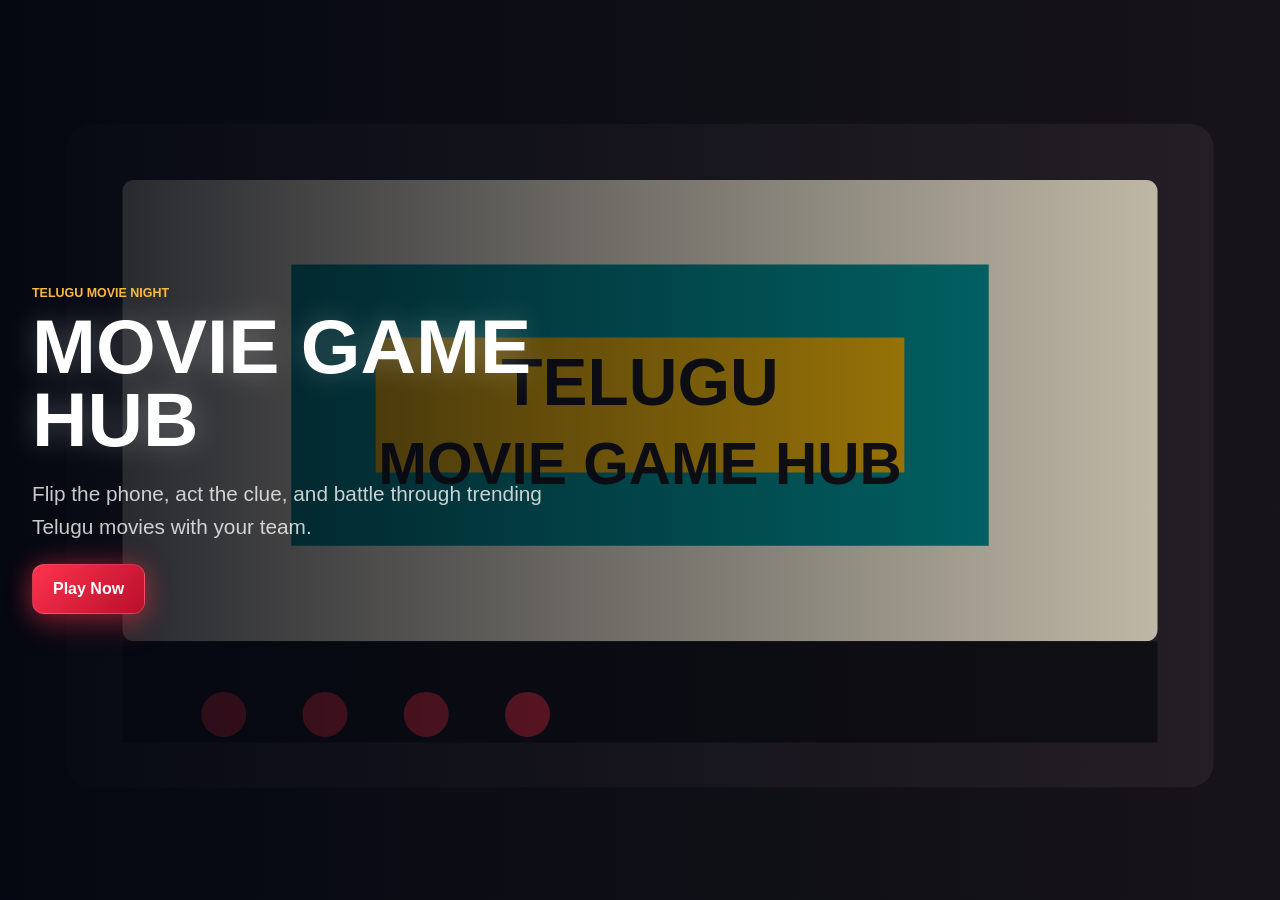
<file: index.html>
<!DOCTYPE html>
<html lang="en">
<head>
  <meta charset="UTF-8">
  <meta name="viewport" content="width=device-width, initial-scale=1.0">
  <title>Movie Game Hub</title>
  <link rel="stylesheet" href="css/global.css">
</head>
<body>
  <main class="home-shell">
    <section class="hero">
      <div class="hero-content">
        <p class="eyebrow">Telugu Movie Night</p>
        <h1>Movie Game Hub</h1>
        <p>Flip the phone, act the clue, and battle through trending Telugu movies with your team.</p>
        <a class="button primary" href="dashboard.html">Play Now</a>
      </div>
    </section>
  </main>
</body>
</html>
</file>
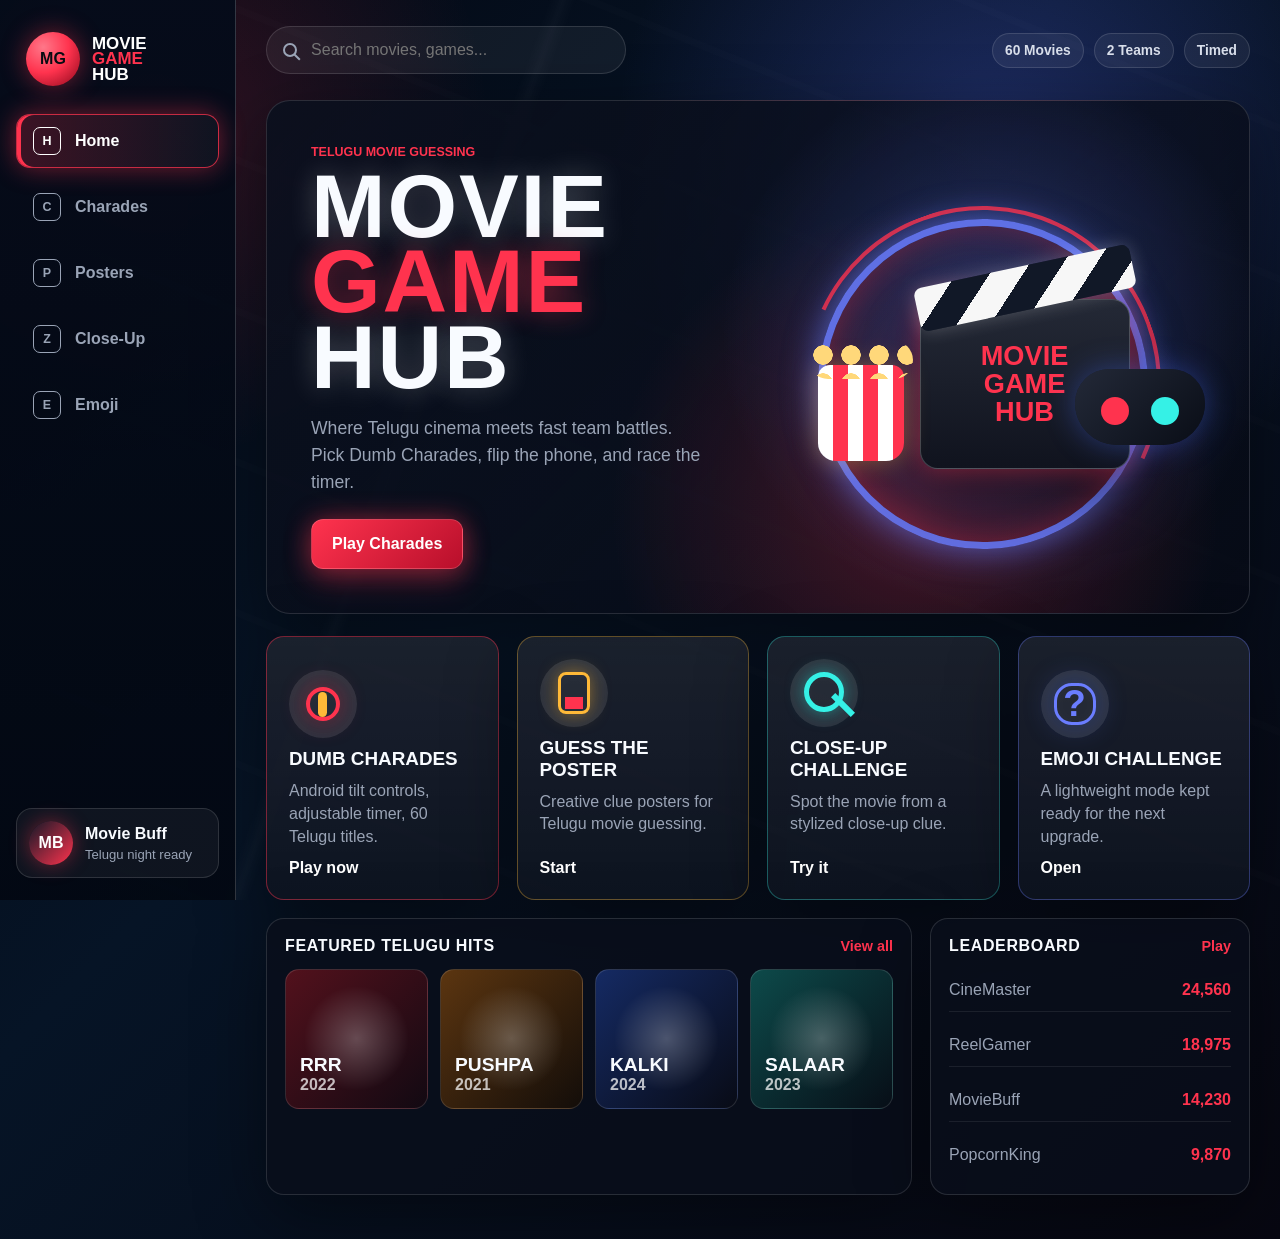
<file: dashboard.html>
<!DOCTYPE html>
<html lang="en">
<head>
  <meta charset="UTF-8">
  <meta name="viewport" content="width=device-width, initial-scale=1.0">
  <title>Dashboard | Movie Game Hub</title>
  <link rel="stylesheet" href="css/global.css">
  <link rel="stylesheet" href="css/dashboard.css">
</head>
<body class="hub-body">
  <main class="hub-shell">
    <aside class="hub-sidebar">
      <a class="hub-logo" href="index.html" aria-label="Movie Game Hub home">
        <span class="logo-mark">MG</span>
        <span>Movie<br><strong>Game</strong><br>Hub</span>
      </a>

      <nav class="side-nav" aria-label="Main navigation">
        <a class="is-active" href="dashboard.html"><span>H</span> Home</a>
        <a href="setup.html?game=charades"><span>C</span> Charades</a>
        <a href="setup.html?game=poster"><span>P</span> Posters</a>
        <a href="setup.html?game=closeup"><span>Z</span> Close-Up</a>
        <a href="setup.html?game=emoji"><span>E</span> Emoji</a>
      </nav>

      <div class="player-card">
        <div class="avatar">MB</div>
        <div>
          <strong>Movie Buff</strong>
          <span>Telugu night ready</span>
        </div>
      </div>
    </aside>

    <section class="hub-main">
      <header class="hub-topbar">
        <label class="search-box">
          <span aria-hidden="true"></span>
          <input type="search" placeholder="Search movies, games..." aria-label="Search movies and games">
        </label>
        <div class="top-actions" aria-label="Profile stats">
          <span>60 Movies</span>
          <span>2 Teams</span>
          <span>Timed</span>
        </div>
      </header>

      <section class="cinema-hero">
        <div class="hero-copy">
          <p class="eyebrow">Telugu Movie Guessing</p>
          <h1><span>Movie</span><strong>Game</strong><span>Hub</span></h1>
          <p>Where Telugu cinema meets fast team battles. Pick Dumb Charades, flip the phone, and race the timer.</p>
          <a class="button primary" href="setup.html?game=charades">Play Charades</a>
        </div>
        <div class="hero-stage" aria-hidden="true">
          <div class="neon-ring"></div>
          <div class="clapper">
            <span></span>
            <strong>Movie<br>Game<br>Hub</strong>
          </div>
          <div class="popcorn"></div>
          <div class="controller"></div>
        </div>
      </section>

      <section class="game-grid" aria-label="Available games">
        <a class="game-card charades-card" href="setup.html?game=charades">
          <span class="game-icon icon-charades"></span>
          <h2>Dumb Charades</h2>
          <p>Android tilt controls, adjustable timer, 60 Telugu titles.</p>
          <em>Play now</em>
        </a>
        <a class="game-card poster-card" href="setup.html?game=poster">
          <span class="game-icon icon-poster"></span>
          <h2>Guess the Poster</h2>
          <p>Creative clue posters for Telugu movie guessing.</p>
          <em>Start</em>
        </a>
        <a class="game-card closeup-card" href="setup.html?game=closeup">
          <span class="game-icon icon-closeup"></span>
          <h2>Close-Up Challenge</h2>
          <p>Spot the movie from a stylized close-up clue.</p>
          <em>Try it</em>
        </a>
        <a class="game-card emoji-card" href="setup.html?game=emoji">
          <span class="game-icon icon-emoji"></span>
          <h2>Emoji Challenge</h2>
          <p>A lightweight mode kept ready for the next upgrade.</p>
          <em>Open</em>
        </a>
      </section>

      <section class="hub-lower">
        <article class="featured-panel">
          <div class="panel-heading">
            <h2>Featured Telugu Hits</h2>
            <a href="setup.html?game=charades">View all</a>
          </div>
          <div class="featured-strip">
            <div class="poster-tile tile-red"><strong>RRR</strong><span>2022</span></div>
            <div class="poster-tile tile-gold"><strong>Pushpa</strong><span>2021</span></div>
            <div class="poster-tile tile-blue"><strong>Kalki</strong><span>2024</span></div>
            <div class="poster-tile tile-teal"><strong>Salaar</strong><span>2023</span></div>
          </div>
        </article>

        <article class="leaderboard-panel">
          <div class="panel-heading">
            <h2>Leaderboard</h2>
            <a href="setup.html?game=charades">Play</a>
          </div>
          <ol>
            <li><span>CineMaster</span><strong>24,560</strong></li>
            <li><span>ReelGamer</span><strong>18,975</strong></li>
            <li><span>MovieBuff</span><strong>14,230</strong></li>
            <li><span>PopcornKing</span><strong>9,870</strong></li>
          </ol>
        </article>
      </section>
    </section>
  </main>
</body>
</html>
</file>
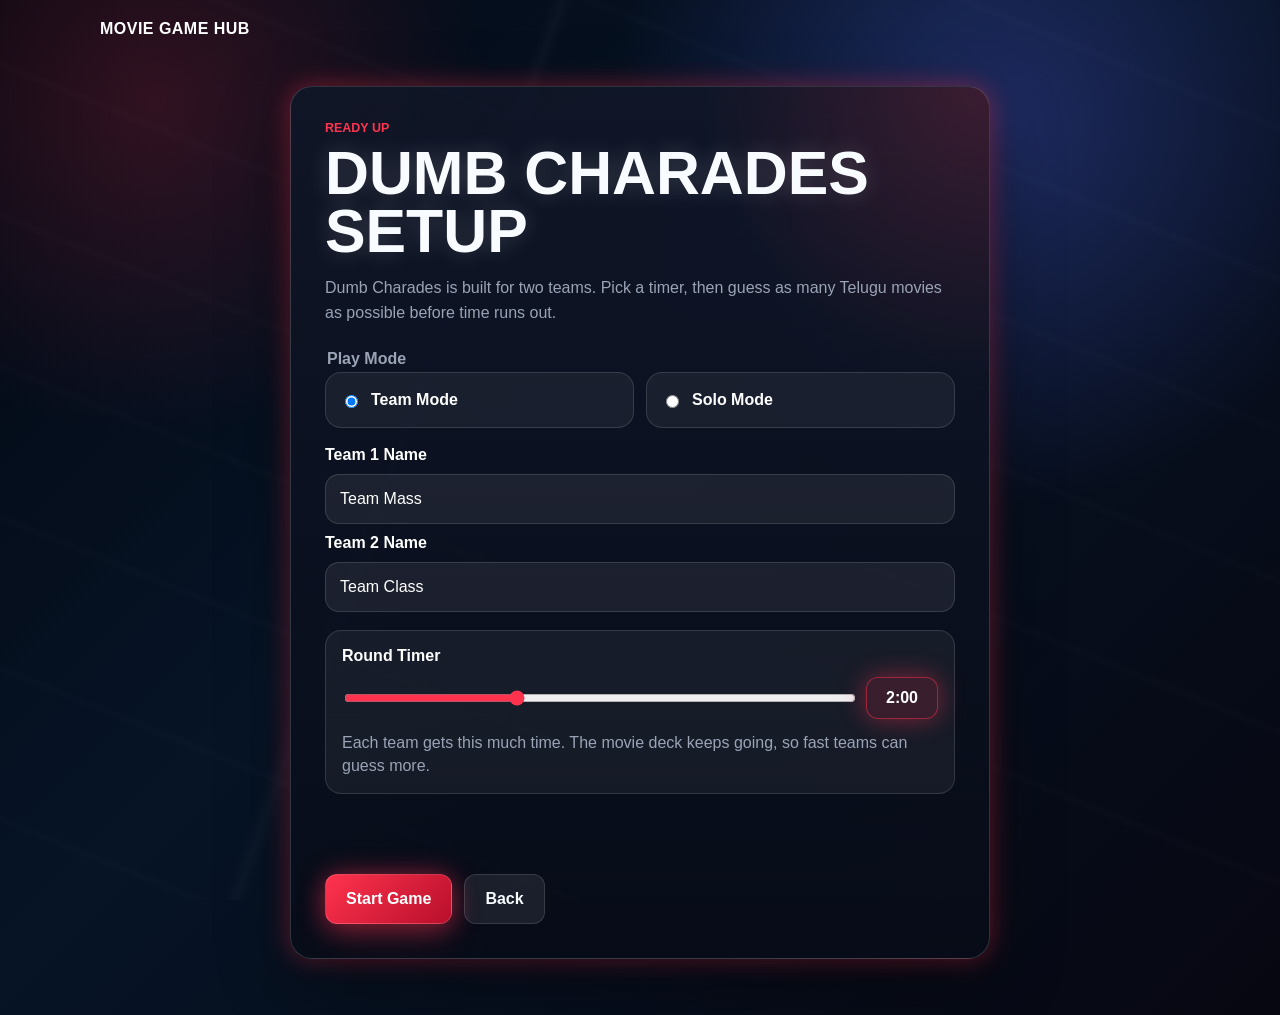
<file: setup.html>
<!DOCTYPE html>
<html lang="en">
<head>
  <meta charset="UTF-8">
  <meta name="viewport" content="width=device-width, initial-scale=1.0">
  <title>Game Setup | Movie Game Hub</title>
  <link rel="stylesheet" href="css/global.css">
  <link rel="stylesheet" href="css/setup.css">
</head>
<body>
  <header class="app-header">
    <a class="brand" href="dashboard.html">Movie Game Hub</a>
  </header>

  <main class="page setup-page">
    <section class="setup-panel">
      <p class="eyebrow">Ready Up</p>
      <h1 data-setup-title>Game Setup</h1>

      <p class="setup-note" data-setup-note></p>

      <form data-setup-form novalidate>
        <input type="hidden" id="gameKey" name="game">

        <fieldset data-mode-fieldset>
          <legend>Play Mode</legend>
          <label class="mode-option">
            <input type="radio" name="mode" value="team" checked>
            <span>Team Mode</span>
          </label>
          <label class="mode-option">
            <input type="radio" name="mode" value="solo">
            <span>Solo Mode</span>
          </label>
        </fieldset>

        <div class="team-fields" data-team-fields>
          <label for="teamOne">Team 1 Name</label>
          <input id="teamOne" type="text" value="Team Mass" maxlength="24">

          <label for="teamTwo">Team 2 Name</label>
          <input id="teamTwo" type="text" value="Team Class" maxlength="24">
        </div>

        <div class="timer-fields" data-timer-fields hidden>
          <label for="roundSeconds">Round Timer</label>
          <div class="timer-control">
            <input id="roundSeconds" type="range" min="30" max="300" step="15" value="120">
            <strong data-timer-preview>2:00</strong>
          </div>
          <p>Each team gets this much time. The movie deck keeps going, so fast teams can guess more.</p>
        </div>

        <p class="form-error" data-form-error role="alert"></p>
        <div class="action-row">
          <button class="button primary" type="submit">Start Game</button>
          <a class="button secondary" href="dashboard.html">Back</a>
        </div>
      </form>
    </section>
  </main>

  <script src="js/movies.js"></script>
  <script src="js/shuffle.js"></script>
  <script src="js/gameEngine.js"></script>
  <script src="js/setup.js"></script>
</body>
</html>
</file>
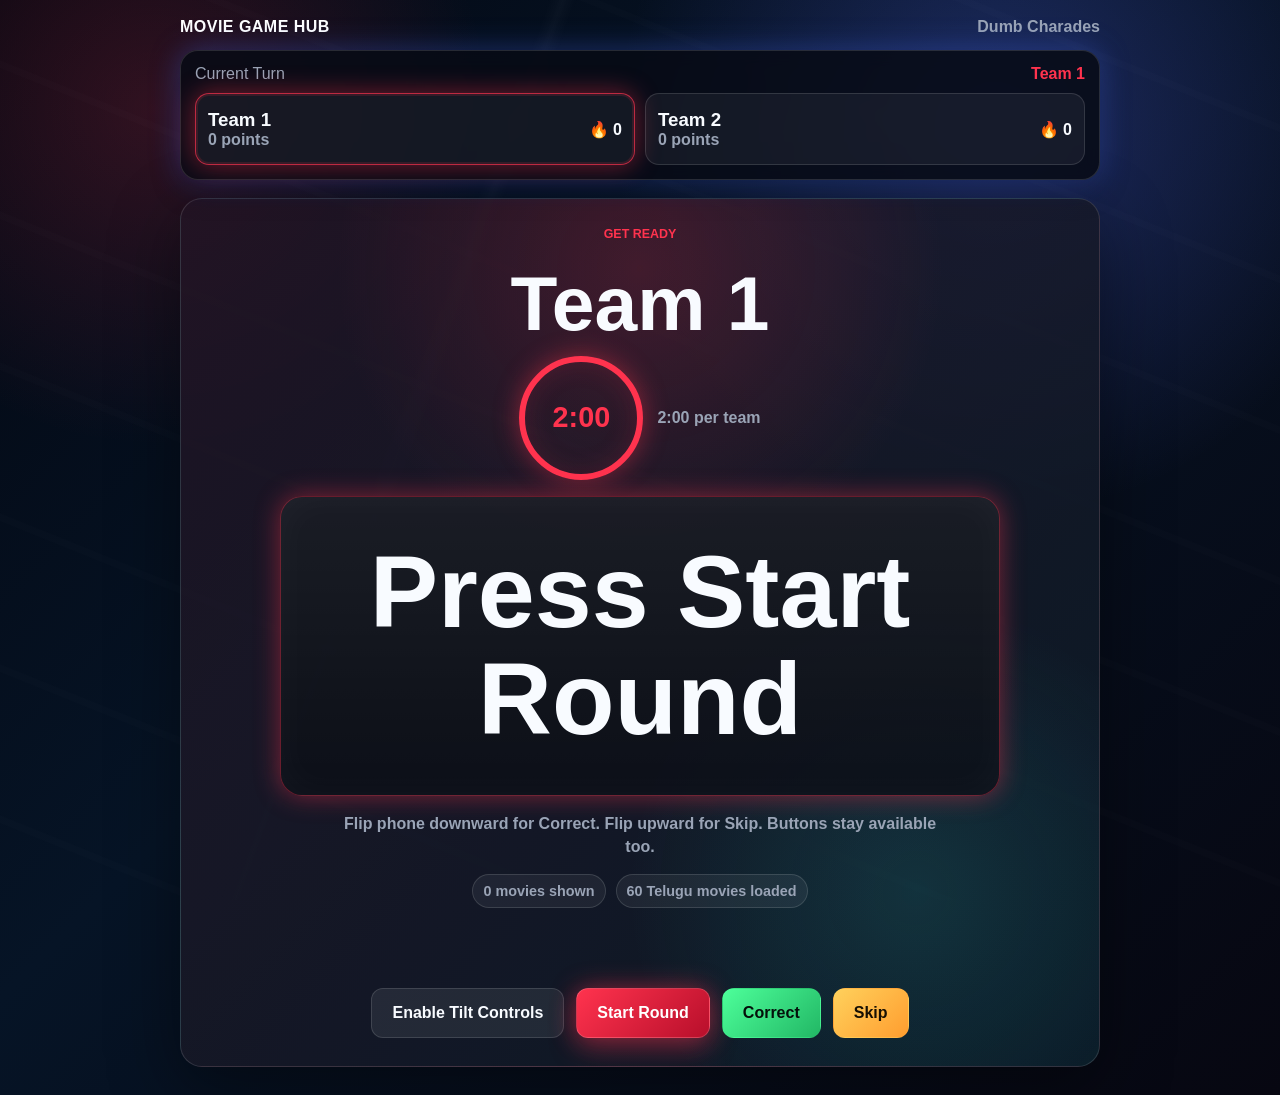
<file: games/charades.html>
<!DOCTYPE html>
<html lang="en">
<head>
  <meta charset="UTF-8">
  <meta name="viewport" content="width=device-width, initial-scale=1.0">
  <title>Dumb Charades | Movie Game Hub</title>
  <link rel="stylesheet" href="../css/global.css">
  <link rel="stylesheet" href="../css/games.css">
</head>
<body>
  <main class="game-page charades-page" data-game-root>
    <section class="game-topbar">
      <a class="brand" href="../dashboard.html">Movie Game Hub</a>
      <span>Dumb Charades</span>
    </section>

    <aside class="scoreboard" data-scoreboard></aside>

    <section class="play-area charades-area">
      <p class="eyebrow" data-ready-label>Get Ready</p>
      <h1 data-charades-team>Team</h1>
      <div class="charades-meta">
        <div class="timer" data-timer>2:00</div>
        <p class="progress" data-progress>Ready</p>
      </div>
      <div class="movie-title" data-movie-title>Press Start Round</div>
      <p class="gesture-hint" data-gesture-hint>Flip phone downward for Correct. Flip upward for Skip. Buttons stay available too.</p>
      <div class="round-stats">
        <span data-round-count>0 movies shown</span>
        <span data-deck-count>60 Telugu movies loaded</span>
      </div>
      <div class="feedback" data-feedback></div>
      <div class="action-row">
        <button class="button secondary" data-enable-motion hidden>Enable Tilt Controls</button>
        <button class="button primary" data-start-round>Start Round</button>
        <button class="button success" data-correct hidden>Correct</button>
        <button class="button warning" data-skip hidden>Skip</button>
      </div>
    </section>
    <div class="answer-burst" data-answer-burst aria-hidden="true"></div>
  </main>

  <script src="../js/movies.js"></script>
  <script src="../js/shuffle.js"></script>
  <script src="../js/gameEngine.js"></script>
  <script src="../js/scoreboard.js"></script>
  <script src="../js/charades.js"></script>
</body>
</html>
</file>
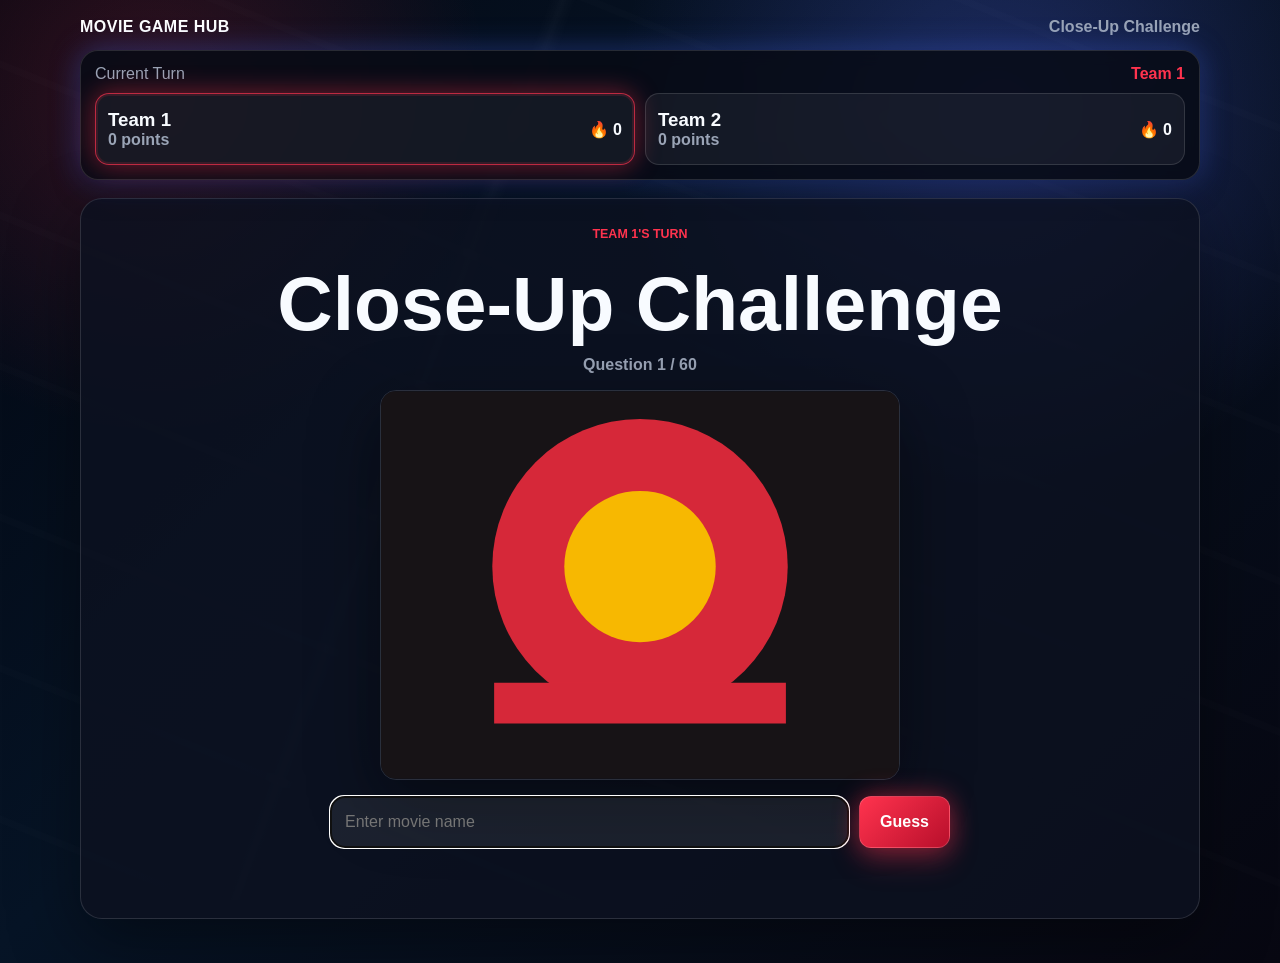
<file: games/closeup.html>
<!DOCTYPE html>
<html lang="en">
<head>
  <meta charset="UTF-8">
  <meta name="viewport" content="width=device-width, initial-scale=1.0">
  <title>Close-Up Challenge | Movie Game Hub</title>
  <link rel="stylesheet" href="../css/global.css">
  <link rel="stylesheet" href="../css/games.css">
</head>
<body>
  <main class="game-page" data-game-root>
    <section class="game-topbar">
      <a class="brand" href="../dashboard.html">Movie Game Hub</a>
      <span>Close-Up Challenge</span>
    </section>
    <aside class="scoreboard" data-scoreboard></aside>
    <section class="play-area">
      <p class="eyebrow" data-current-team>Current Turn</p>
      <h1>Close-Up Challenge</h1>
      <p class="progress" data-progress></p>
      <img class="poster-art closeup-art" data-question-image alt="Movie close-up clue">
      <form class="guess-form" data-guess-form>
        <input data-answer-input type="text" placeholder="Enter movie name" autocomplete="off">
        <button class="button primary" type="submit">Guess</button>
      </form>
      <div class="feedback" data-feedback></div>
    </section>
  </main>
  <script src="../js/movies.js"></script>
  <script src="../js/shuffle.js"></script>
  <script src="../js/gameEngine.js"></script>
  <script src="../js/scoreboard.js"></script>
  <script src="../js/quizGame.js"></script>
  <script src="../js/closeup.js"></script>
</body>
</html>
</file>
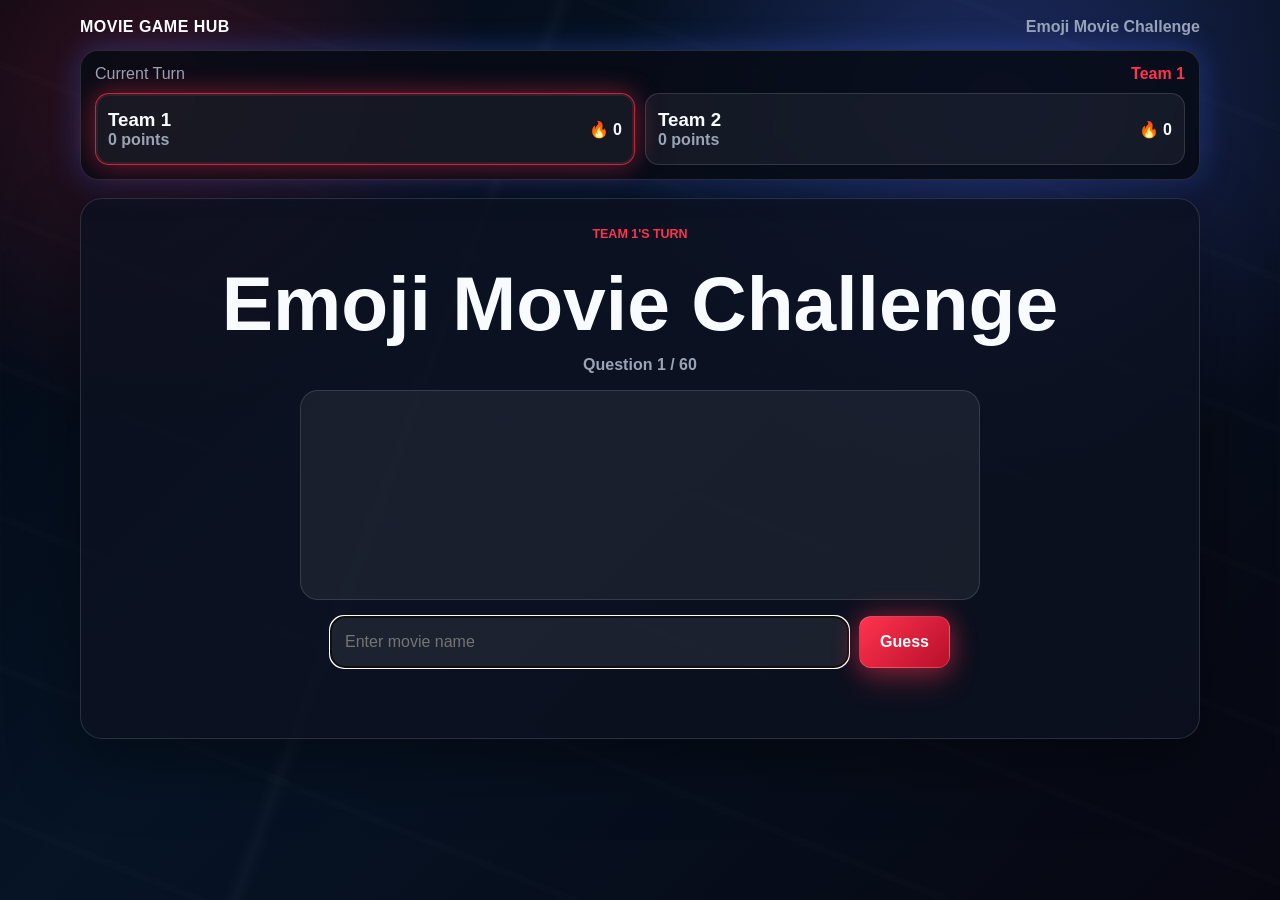
<file: games/emoji.html>
<!DOCTYPE html>
<html lang="en">
<head>
  <meta charset="UTF-8">
  <meta name="viewport" content="width=device-width, initial-scale=1.0">
  <title>Emoji Movie Challenge | Movie Game Hub</title>
  <link rel="stylesheet" href="../css/global.css">
  <link rel="stylesheet" href="../css/games.css">
</head>
<body>
  <main class="game-page" data-game-root>
    <section class="game-topbar">
      <a class="brand" href="../dashboard.html">Movie Game Hub</a>
      <span>Emoji Movie Challenge</span>
    </section>
    <aside class="scoreboard" data-scoreboard></aside>
    <section class="play-area">
      <p class="eyebrow" data-current-team>Current Turn</p>
      <h1>Emoji Movie Challenge</h1>
      <p class="progress" data-progress></p>
      <div class="emoji-clue" data-emoji-clue aria-label="Emoji movie clue"></div>
      <form class="guess-form" data-guess-form>
        <input data-answer-input type="text" placeholder="Enter movie name" autocomplete="off">
        <button class="button primary" type="submit">Guess</button>
      </form>
      <div class="feedback" data-feedback></div>
    </section>
  </main>
  <script src="../js/movies.js"></script>
  <script src="../js/shuffle.js"></script>
  <script src="../js/gameEngine.js"></script>
  <script src="../js/scoreboard.js"></script>
  <script src="../js/quizGame.js"></script>
  <script src="../js/emoji.js"></script>
</body>
</html>
</file>
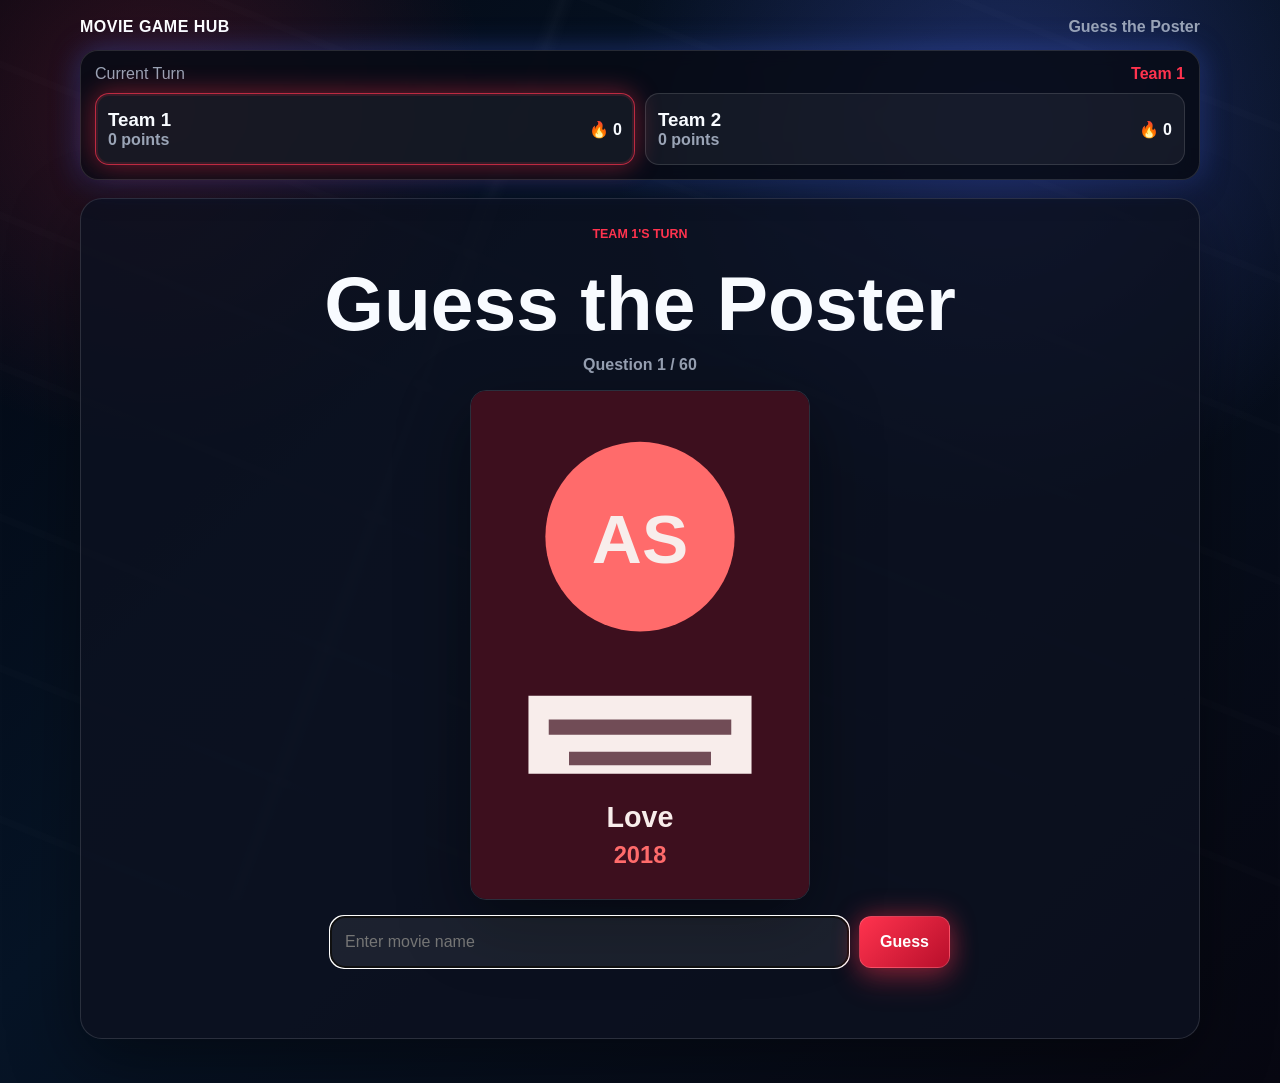
<file: games/poster.html>
<!DOCTYPE html>
<html lang="en">
<head>
  <meta charset="UTF-8">
  <meta name="viewport" content="width=device-width, initial-scale=1.0">
  <title>Guess the Poster | Movie Game Hub</title>
  <link rel="stylesheet" href="../css/global.css">
  <link rel="stylesheet" href="../css/games.css">
</head>
<body>
  <main class="game-page" data-game-root>
    <section class="game-topbar">
      <a class="brand" href="../dashboard.html">Movie Game Hub</a>
      <span>Guess the Poster</span>
    </section>
    <aside class="scoreboard" data-scoreboard></aside>
    <section class="play-area">
      <p class="eyebrow" data-current-team>Current Turn</p>
      <h1>Guess the Poster</h1>
      <p class="progress" data-progress></p>
      <img class="poster-art" data-question-image alt="Movie poster clue">
      <form class="guess-form" data-guess-form>
        <input data-answer-input type="text" placeholder="Enter movie name" autocomplete="off">
        <button class="button primary" type="submit">Guess</button>
      </form>
      <div class="feedback" data-feedback></div>
    </section>
  </main>
  <script src="../js/movies.js"></script>
  <script src="../js/shuffle.js"></script>
  <script src="../js/gameEngine.js"></script>
  <script src="../js/scoreboard.js"></script>
  <script src="../js/quizGame.js"></script>
  <script src="../js/poster.js"></script>
</body>
</html>
</file>
<file: css/global.css>
:root {
  --ink: #f8fbff;
  --muted: #9aa4b6;
  --paper: #050913;
  --panel: rgba(13, 18, 32, 0.82);
  --panel-strong: rgba(18, 24, 42, 0.94);
  --line: rgba(255, 255, 255, 0.13);
  --accent: #ff334e;
  --accent-dark: #c71935;
  --gold: #ffb938;
  --teal: #35f1e6;
  --green: #33d17a;
  --blue: #6a7dff;
  --shadow: 0 22px 70px rgba(0, 0, 0, 0.42);
  --glow-red: 0 0 26px rgba(255, 51, 78, 0.45);
  --glow-blue: 0 0 30px rgba(73, 112, 255, 0.38);
}

* {
  box-sizing: border-box;
}

body {
  margin: 0;
  min-height: 100vh;
  color: var(--ink);
  font-family: Arial, Helvetica, sans-serif;
  background:
    radial-gradient(circle at 78% 12%, rgba(91, 105, 255, 0.28), transparent 24rem),
    radial-gradient(circle at 12% 10%, rgba(255, 51, 78, 0.18), transparent 21rem),
    linear-gradient(135deg, #030711 0%, #061426 42%, #070711 100%);
}

body::before {
  content: "";
  position: fixed;
  inset: 0;
  z-index: -1;
  background:
    linear-gradient(110deg, transparent 0 34%, rgba(255, 255, 255, 0.05) 35%, transparent 36% 100%),
    repeating-linear-gradient(22deg, transparent 0 70px, rgba(255, 255, 255, 0.025) 72px 78px, transparent 80px 140px);
  opacity: 0.55;
  pointer-events: none;
}

a {
  color: inherit;
  text-decoration: none;
}

img {
  display: block;
  max-width: 100%;
}

button,
input {
  font: inherit;
}

.app-header {
  display: flex;
  align-items: center;
  justify-content: space-between;
  max-width: 1120px;
  margin: 0 auto;
  padding: 20px;
}

.brand {
  color: #fff;
  font-weight: 900;
  letter-spacing: 0.03em;
  text-transform: uppercase;
}

.page {
  width: min(1120px, calc(100% - 32px));
  margin: 0 auto;
  padding: 28px 0 56px;
}

.page-heading {
  margin-bottom: 24px;
}

.eyebrow {
  margin: 0 0 10px;
  color: var(--accent);
  font-size: 0.78rem;
  font-weight: 900;
  text-transform: uppercase;
}

h1,
h2,
h3,
p {
  overflow-wrap: anywhere;
}

h1 {
  margin: 0;
  font-size: clamp(2.25rem, 6vw, 5rem);
  line-height: 0.95;
}

.page-heading h1,
.setup-panel h1,
.result-screen h1 {
  font-size: clamp(2rem, 5vw, 3.8rem);
}

.button {
  display: inline-flex;
  align-items: center;
  justify-content: center;
  min-height: 50px;
  padding: 12px 20px;
  border: 1px solid transparent;
  border-radius: 12px;
  font-weight: 900;
  cursor: pointer;
  transition: transform 160ms ease, box-shadow 160ms ease, background 160ms ease, border-color 160ms ease;
}

.button:hover {
  transform: translateY(-1px);
}

.button.primary {
  color: #fff;
  background: linear-gradient(135deg, #ff334e, #b80f2b);
  border-color: rgba(255, 255, 255, 0.16);
  box-shadow: var(--glow-red), 0 14px 30px rgba(255, 51, 78, 0.22);
}

.button.primary:hover {
  background: linear-gradient(135deg, #ff5269, #d71939);
}

.button.secondary {
  color: var(--ink);
  background: rgba(255, 255, 255, 0.08);
  border-color: var(--line);
}

.button.success {
  color: #04100a;
  background: linear-gradient(135deg, #4dff9a, #22b765);
}

.button.warning {
  color: #160f03;
  background: linear-gradient(135deg, #ffd15c, #ff9d2f);
}

.action-row {
  display: flex;
  flex-wrap: wrap;
  gap: 12px;
  margin-top: 22px;
}

.home-shell {
  min-height: 100vh;
}

.hero {
  min-height: 100vh;
  display: flex;
  align-items: center;
  padding: 32px;
  background:
    linear-gradient(90deg, rgba(3, 7, 17, 0.92), rgba(3, 7, 17, 0.18)),
    url("../assets/images/hero-cinema.svg") center/cover no-repeat;
}

.hero-content {
  width: min(680px, 100%);
  color: #fff;
}

.hero-content h1 {
  text-transform: uppercase;
  text-shadow: 0 0 28px rgba(255, 255, 255, 0.25);
}

.hero-content p:not(.eyebrow) {
  max-width: 560px;
  color: rgba(255, 255, 255, 0.78);
  font-size: clamp(1rem, 2.5vw, 1.3rem);
  line-height: 1.6;
}

.hero .eyebrow {
  color: var(--gold);
}

@media (max-width: 640px) {
  .page {
    width: min(100% - 24px, 1120px);
    padding-top: 14px;
  }

  .app-header {
    padding: 16px 12px;
  }

  .hero {
    align-items: flex-end;
    padding: 24px;
  }

  .button {
    width: 100%;
  }
}
</file>
<file: css/dashboard.css>
.hub-body {
  overflow-x: hidden;
}

.hub-shell {
  display: grid;
  grid-template-columns: 236px minmax(0, 1fr);
  min-height: 100vh;
}

.hub-sidebar {
  position: sticky;
  top: 0;
  height: 100vh;
  display: flex;
  flex-direction: column;
  gap: 28px;
  padding: 32px 16px 22px;
  border-right: 1px solid rgba(255, 255, 255, 0.18);
  background: linear-gradient(180deg, rgba(5, 12, 26, 0.96), rgba(3, 8, 18, 0.9));
}

.hub-logo {
  display: flex;
  align-items: center;
  gap: 12px;
  padding: 0 10px;
  color: #fff;
  font-size: 1.06rem;
  font-weight: 900;
  line-height: 0.92;
  text-transform: uppercase;
}

.hub-logo strong {
  color: var(--accent);
}

.logo-mark {
  display: grid;
  place-items: center;
  width: 54px;
  aspect-ratio: 1;
  border-radius: 50%;
  color: #080b12;
  background: radial-gradient(circle at 32% 28%, #ff7789, #ff334e 48%, #8b071b);
  box-shadow: var(--glow-red);
  font-size: 1rem;
}

.side-nav {
  display: grid;
  gap: 12px;
}

.side-nav a {
  display: flex;
  align-items: center;
  gap: 14px;
  min-height: 54px;
  padding: 0 16px;
  border: 1px solid transparent;
  border-radius: 14px;
  color: var(--muted);
  font-weight: 800;
}

.side-nav a span {
  display: grid;
  place-items: center;
  width: 28px;
  aspect-ratio: 1;
  border: 1px solid currentColor;
  border-radius: 7px;
  font-size: 0.78rem;
}

.side-nav a.is-active,
.side-nav a:hover {
  color: #fff;
  border-color: rgba(255, 51, 78, 0.75);
  background: linear-gradient(90deg, rgba(255, 51, 78, 0.22), rgba(255, 255, 255, 0.04));
  box-shadow: inset 4px 0 0 var(--accent), var(--glow-red);
}

.player-card {
  margin-top: auto;
  display: flex;
  align-items: center;
  gap: 12px;
  padding: 12px;
  border: 1px solid var(--line);
  border-radius: 16px;
  background: rgba(255, 255, 255, 0.05);
}

.avatar {
  display: grid;
  place-items: center;
  width: 44px;
  aspect-ratio: 1;
  border-radius: 50%;
  color: #fff;
  background: linear-gradient(135deg, #111827, #ff334e);
  box-shadow: 0 0 20px rgba(255, 51, 78, 0.4);
  font-weight: 900;
}

.player-card strong,
.player-card span {
  display: block;
}

.player-card span {
  margin-top: 4px;
  color: var(--muted);
  font-size: 0.82rem;
}

.hub-main {
  width: min(100%, 1480px);
  padding: 26px 30px 44px;
}

.hub-topbar {
  display: flex;
  align-items: center;
  justify-content: space-between;
  gap: 18px;
  margin-bottom: 26px;
}

.search-box {
  width: min(360px, 100%);
  min-height: 48px;
  display: flex;
  align-items: center;
  gap: 12px;
  padding: 0 16px;
  border: 1px solid var(--line);
  border-radius: 999px;
  background: rgba(255, 255, 255, 0.055);
  color: var(--muted);
}

.search-box span {
  width: 15px;
  aspect-ratio: 1;
  border: 2px solid var(--muted);
  border-radius: 50%;
  position: relative;
}

.search-box span::after {
  content: "";
  position: absolute;
  width: 8px;
  height: 2px;
  right: -6px;
  bottom: -3px;
  background: var(--muted);
  transform: rotate(45deg);
}

.search-box input {
  min-width: 0;
  width: 100%;
  border: 0;
  outline: 0;
  color: #fff;
  background: transparent;
}

.top-actions {
  display: flex;
  flex-wrap: wrap;
  justify-content: flex-end;
  gap: 10px;
}

.top-actions span {
  padding: 9px 12px;
  border: 1px solid var(--line);
  border-radius: 999px;
  color: #d8deea;
  background: rgba(255, 255, 255, 0.055);
  font-size: 0.86rem;
  font-weight: 800;
}

.cinema-hero {
  min-height: 360px;
  display: grid;
  grid-template-columns: minmax(280px, 0.84fr) minmax(340px, 1fr);
  gap: 26px;
  align-items: center;
  padding: clamp(24px, 4vw, 44px);
  border: 1px solid var(--line);
  border-radius: 24px;
  background:
    radial-gradient(circle at 74% 46%, rgba(106, 125, 255, 0.28), transparent 17rem),
    radial-gradient(circle at 66% 80%, rgba(255, 51, 78, 0.24), transparent 19rem),
    linear-gradient(135deg, rgba(11, 16, 30, 0.92), rgba(7, 10, 20, 0.66));
  box-shadow: var(--shadow);
  overflow: hidden;
}

.hero-copy h1 {
  display: grid;
  gap: 0;
  margin: 0 0 20px;
  text-transform: uppercase;
  font-size: clamp(3.2rem, 7vw, 6rem);
  line-height: 0.84;
  letter-spacing: 0.02em;
  text-shadow: 0 0 28px rgba(255, 255, 255, 0.25);
}

.hero-copy h1 strong {
  color: var(--accent);
  text-shadow: var(--glow-red);
}

.hero-copy p:not(.eyebrow) {
  max-width: 420px;
  margin: 0 0 22px;
  color: var(--muted);
  font-size: 1.1rem;
  line-height: 1.55;
}

.hero-stage {
  position: relative;
  min-height: 292px;
}

.neon-ring {
  position: absolute;
  inset: 8px 12% auto auto;
  width: min(330px, 78%);
  aspect-ratio: 1;
  border: 7px solid rgba(106, 125, 255, 0.86);
  border-radius: 50%;
  box-shadow: 0 0 34px rgba(106, 125, 255, 0.7), inset 0 0 34px rgba(255, 51, 78, 0.36);
}

.neon-ring::before {
  content: "";
  position: absolute;
  inset: -20px;
  border: 4px solid rgba(255, 51, 78, 0.78);
  border-left-color: transparent;
  border-bottom-color: transparent;
  border-radius: 50%;
  transform: rotate(-20deg);
}

.clapper {
  position: absolute;
  right: 16%;
  bottom: 34px;
  width: 210px;
  min-height: 170px;
  display: grid;
  align-content: center;
  justify-items: center;
  border: 1px solid rgba(255, 255, 255, 0.2);
  border-radius: 18px;
  color: #fff;
  background: linear-gradient(180deg, #242936, #10131e);
  box-shadow: var(--glow-red), 0 26px 55px rgba(0, 0, 0, 0.46);
  text-transform: uppercase;
  font-size: 1.7rem;
  line-height: 1.02;
  text-align: center;
}

.clapper span {
  position: absolute;
  top: -34px;
  width: 220px;
  height: 44px;
  border-radius: 8px;
  background: repeating-linear-gradient(135deg, #f7f7f7 0 28px, #111827 28px 56px);
  transform: rotate(-12deg);
  box-shadow: 0 0 18px rgba(255, 255, 255, 0.22);
}

.clapper strong {
  color: var(--accent);
}

.popcorn {
  position: absolute;
  left: 18%;
  bottom: 42px;
  width: 86px;
  height: 96px;
  border-radius: 12px 12px 18px 18px;
  background: repeating-linear-gradient(90deg, #fff 0 15px, #ff334e 15px 30px);
  box-shadow: 0 0 24px rgba(255, 185, 56, 0.36);
}

.popcorn::before {
  content: "";
  position: absolute;
  left: -9px;
  right: -9px;
  top: -24px;
  height: 38px;
  border-radius: 999px;
  background: radial-gradient(circle, #ffd87a 0 48%, transparent 50%) 0 0 / 28px 28px;
}

.controller {
  position: absolute;
  right: 0;
  bottom: 58px;
  width: 130px;
  height: 76px;
  border-radius: 36px 36px 44px 44px;
  background: linear-gradient(135deg, #232938, #090d16);
  box-shadow: var(--glow-blue);
}

.controller::before,
.controller::after {
  content: "";
  position: absolute;
  top: 28px;
  width: 28px;
  aspect-ratio: 1;
  border-radius: 50%;
}

.controller::before {
  left: 26px;
  background: var(--accent);
}

.controller::after {
  right: 26px;
  background: var(--teal);
}

.game-grid {
  display: grid;
  grid-template-columns: repeat(4, minmax(0, 1fr));
  gap: 18px;
  margin: 22px 0 18px;
}

.game-card {
  min-height: 210px;
  display: grid;
  align-content: end;
  gap: 10px;
  padding: 22px;
  border: 1px solid var(--line);
  border-radius: 18px;
  background:
    linear-gradient(180deg, rgba(255, 255, 255, 0.08), rgba(255, 255, 255, 0.025)),
    rgba(9, 14, 27, 0.86);
  box-shadow: var(--shadow);
  transition: transform 180ms ease, box-shadow 180ms ease, border-color 180ms ease;
}

.game-card:hover {
  transform: translateY(-5px);
  border-color: rgba(255, 51, 78, 0.58);
  box-shadow: var(--glow-red), var(--shadow);
}

.game-icon {
  width: 68px;
  aspect-ratio: 1;
  border-radius: 50%;
  position: relative;
  display: block;
  background: rgba(255, 255, 255, 0.06);
  box-shadow: inset 0 0 28px rgba(255, 255, 255, 0.08);
}

.game-icon::before,
.game-icon::after {
  content: "";
  position: absolute;
}

.icon-charades::before {
  inset: 17px;
  border: 4px solid var(--accent);
  border-radius: 50%;
  box-shadow: var(--glow-red);
}

.icon-charades::after {
  left: 29px;
  top: 22px;
  width: 9px;
  height: 25px;
  border-radius: 999px;
  background: var(--gold);
}

.icon-poster::before {
  inset: 13px 18px;
  border: 3px solid var(--gold);
  border-radius: 8px;
  box-shadow: 0 0 18px rgba(255, 185, 56, 0.5);
}

.icon-poster::after {
  left: 25px;
  right: 25px;
  bottom: 18px;
  height: 12px;
  background: var(--accent);
}

.icon-closeup::before {
  width: 30px;
  aspect-ratio: 1;
  left: 14px;
  top: 13px;
  border: 5px solid var(--teal);
  border-radius: 50%;
  box-shadow: 0 0 18px rgba(53, 241, 230, 0.5);
}

.icon-closeup::after {
  width: 28px;
  height: 6px;
  left: 39px;
  top: 43px;
  background: var(--teal);
  transform: rotate(45deg);
}

.icon-emoji::before {
  inset: 13px;
  border: 3px solid var(--blue);
  border-radius: 18px;
  box-shadow: var(--glow-blue);
}

.icon-emoji::after {
  content: "?";
  inset: 0;
  display: grid;
  place-items: center;
  color: var(--blue);
  font-size: 2.3rem;
  font-weight: 900;
}

.game-card h2 {
  margin: 0;
  font-size: 1.18rem;
  text-transform: uppercase;
}

.game-card p {
  min-height: 58px;
  margin: 0;
  color: var(--muted);
  line-height: 1.42;
}

.game-card em {
  color: #fff;
  font-style: normal;
  font-weight: 900;
}

.charades-card {
  border-color: rgba(255, 51, 78, 0.45);
}

.poster-card {
  border-color: rgba(255, 185, 56, 0.35);
}

.closeup-card {
  border-color: rgba(53, 241, 230, 0.32);
}

.emoji-card {
  border-color: rgba(106, 125, 255, 0.35);
}

.hub-lower {
  display: grid;
  grid-template-columns: minmax(0, 2fr) minmax(320px, 0.9fr);
  gap: 18px;
}

.featured-panel,
.leaderboard-panel {
  padding: 18px;
  border: 1px solid var(--line);
  border-radius: 18px;
  background: rgba(9, 14, 27, 0.8);
  box-shadow: var(--shadow);
}

.panel-heading {
  display: flex;
  align-items: center;
  justify-content: space-between;
  gap: 12px;
  margin-bottom: 14px;
}

.panel-heading h2 {
  margin: 0;
  font-size: 1rem;
  text-transform: uppercase;
  letter-spacing: 0.04em;
}

.panel-heading a {
  color: var(--accent);
  font-weight: 900;
  font-size: 0.9rem;
}

.featured-strip {
  display: grid;
  grid-template-columns: repeat(4, minmax(0, 1fr));
  gap: 12px;
}

.poster-tile {
  min-height: 140px;
  display: flex;
  flex-direction: column;
  justify-content: flex-end;
  padding: 14px;
  border: 1px solid var(--line);
  border-radius: 14px;
  overflow: hidden;
  position: relative;
}

.poster-tile::before {
  content: "";
  position: absolute;
  inset: -20%;
  background: radial-gradient(circle, rgba(255, 255, 255, 0.25), transparent 38%);
}

.poster-tile strong,
.poster-tile span {
  position: relative;
  z-index: 1;
}

.poster-tile strong {
  font-size: 1.2rem;
  text-transform: uppercase;
}

.poster-tile span {
  color: rgba(255, 255, 255, 0.72);
  font-weight: 900;
}

.tile-red {
  background: linear-gradient(135deg, #52111c, #120912);
}

.tile-gold {
  background: linear-gradient(135deg, #5b3510, #130d09);
}

.tile-blue {
  background: linear-gradient(135deg, #152a63, #080b16);
}

.tile-teal {
  background: linear-gradient(135deg, #0d4a4a, #070e17);
}

.leaderboard-panel ol {
  display: grid;
  gap: 12px;
  padding: 0;
  margin: 0;
  list-style: none;
}

.leaderboard-panel li {
  display: flex;
  justify-content: space-between;
  gap: 12px;
  padding: 12px 0;
  border-bottom: 1px solid rgba(255, 255, 255, 0.08);
  color: var(--muted);
}

.leaderboard-panel li:last-child {
  border-bottom: 0;
}

.leaderboard-panel strong {
  color: var(--accent);
}

@media (max-width: 1100px) {
  .hub-shell {
    grid-template-columns: 1fr;
  }

  .hub-sidebar {
    position: static;
    height: auto;
    flex-direction: row;
    align-items: center;
    padding: 14px;
    overflow-x: auto;
  }

  .side-nav {
    grid-auto-flow: column;
    grid-auto-columns: max-content;
    overflow-x: auto;
  }

  .player-card {
    margin-top: 0;
    margin-left: auto;
  }

  .cinema-hero {
    grid-template-columns: 1fr;
  }

  .hero-stage {
    min-height: 250px;
  }

  .game-grid,
  .featured-strip {
    grid-template-columns: repeat(2, minmax(0, 1fr));
  }

  .hub-lower {
    grid-template-columns: 1fr;
  }
}

@media (max-width: 640px) {
  .hub-main {
    padding: 14px 12px 32px;
  }

  .hub-sidebar {
    align-items: flex-start;
  }

  .hub-logo {
    min-width: 150px;
  }

  .player-card,
  .top-actions,
  .hero-stage {
    display: none;
  }

  .hub-topbar {
    display: block;
  }

  .search-box {
    width: 100%;
  }

  .cinema-hero {
    min-height: auto;
    padding: 24px 18px;
    border-radius: 18px;
  }

  .hero-copy h1 {
    font-size: clamp(3rem, 17vw, 5rem);
  }

  .game-grid,
  .featured-strip {
    grid-template-columns: 1fr;
  }

  .game-card {
    min-height: 176px;
  }
}
</file>
<file: css/setup.css>
.setup-page {
  min-height: calc(100vh - 86px);
  display: grid;
  place-items: start center;
}

.setup-panel {
  width: min(700px, 100%);
  padding: clamp(22px, 4vw, 34px);
  border: 1px solid rgba(255, 255, 255, 0.16);
  border-radius: 22px;
  background:
    radial-gradient(circle at top right, rgba(255, 51, 78, 0.18), transparent 18rem),
    linear-gradient(180deg, rgba(16, 22, 39, 0.94), rgba(8, 12, 24, 0.88));
  box-shadow: var(--shadow), var(--glow-red);
}

.setup-panel h1 {
  text-transform: uppercase;
  text-shadow: 0 0 22px rgba(255, 255, 255, 0.18);
}

form {
  display: grid;
  gap: 18px;
  margin-top: 24px;
}

.setup-note {
  margin: 14px 0 0;
  color: var(--muted);
  line-height: 1.6;
}

fieldset {
  display: grid;
  grid-template-columns: repeat(2, minmax(0, 1fr));
  gap: 12px;
  padding: 0;
  margin: 0;
  border: 0;
}

legend {
  grid-column: 1 / -1;
  margin-bottom: 4px;
  color: var(--muted);
  font-weight: 900;
}

.mode-option,
.timer-fields {
  border: 1px solid var(--line);
  border-radius: 16px;
  background: rgba(255, 255, 255, 0.055);
}

.mode-option {
  display: flex;
  align-items: center;
  gap: 10px;
  min-height: 56px;
  padding: 14px;
  cursor: pointer;
}

.team-fields {
  display: grid;
  gap: 10px;
}

.timer-fields {
  display: grid;
  gap: 12px;
  padding: 16px;
}

.timer-fields p {
  margin: 0;
  color: var(--muted);
  line-height: 1.45;
}

.timer-control {
  display: grid;
  grid-template-columns: minmax(0, 1fr) 72px;
  align-items: center;
  gap: 12px;
}

.timer-control strong {
  display: grid;
  place-items: center;
  min-height: 42px;
  border: 1px solid rgba(255, 51, 78, 0.5);
  border-radius: 12px;
  color: #fff;
  background: rgba(255, 51, 78, 0.15);
  box-shadow: var(--glow-red);
}

input[type="range"] {
  width: 100%;
  accent-color: var(--accent);
}

label {
  color: #fff;
  font-weight: 900;
}

input[type="text"] {
  width: 100%;
  min-height: 50px;
  padding: 12px 14px;
  border: 1px solid var(--line);
  border-radius: 14px;
  color: #fff;
  background: rgba(255, 255, 255, 0.07);
  outline: 0;
}

input[type="text"]:focus {
  border-color: rgba(255, 51, 78, 0.72);
  box-shadow: var(--glow-red);
}

.form-error {
  min-height: 22px;
  margin: 0;
  color: var(--accent);
  font-weight: 900;
}

@media (max-width: 560px) {
  .setup-panel {
    padding: 20px;
    border-radius: 18px;
  }

  fieldset {
    grid-template-columns: 1fr;
  }
}
</file>
<file: css/games.css>
.game-page {
  width: min(1120px, calc(100% - 28px));
  min-height: 100vh;
  margin: 0 auto;
  padding: 18px 0 44px;
}

.charades-page {
  width: min(920px, calc(100% - 20px));
  padding-bottom: calc(28px + env(safe-area-inset-bottom));
}

.game-topbar {
  display: flex;
  align-items: center;
  justify-content: space-between;
  gap: 16px;
  margin-bottom: 14px;
}

.game-topbar span {
  color: var(--muted);
  font-weight: 800;
}

.scoreboard {
  position: sticky;
  top: 10px;
  z-index: 5;
  margin-bottom: 18px;
  padding: 14px;
  border: 1px solid var(--line);
  border-radius: 18px;
  background: rgba(7, 11, 22, 0.86);
  box-shadow: 0 10px 30px rgba(0, 0, 0, 0.26), var(--glow-blue);
  backdrop-filter: blur(8px);
}

.scoreboard-header {
  display: flex;
  justify-content: space-between;
  gap: 12px;
  margin-bottom: 10px;
  color: var(--muted);
}

.scoreboard-header strong {
  color: var(--accent);
}

.scoreboard-teams {
  display: grid;
  grid-template-columns: repeat(2, minmax(0, 1fr));
  gap: 10px;
}

.score-team {
  display: flex;
  align-items: center;
  justify-content: space-between;
  min-height: 72px;
  gap: 12px;
  padding: 12px;
  border: 1px solid var(--line);
  border-radius: 14px;
  background: rgba(255, 255, 255, 0.055);
}

.score-team.is-current {
  border-color: rgba(255, 51, 78, 0.72);
  box-shadow: inset 0 0 0 2px rgba(255, 51, 78, 0.14), var(--glow-red);
}

.score-team h3,
.score-team p {
  margin: 0;
}

.score-team p {
  color: var(--muted);
  font-weight: 800;
}

.score-team span {
  flex: 0 0 auto;
  font-weight: 900;
}

.play-area,
.result-screen {
  display: grid;
  justify-items: center;
  gap: 16px;
  padding: 28px;
  border: 1px solid var(--line);
  border-radius: 22px;
  background: var(--panel);
  box-shadow: var(--shadow);
  text-align: center;
}

.charades-area {
  min-height: 62vh;
  align-content: center;
  overflow: hidden;
  background:
    radial-gradient(circle at 50% 8%, rgba(255, 51, 78, 0.18), transparent 19rem),
    radial-gradient(circle at 80% 80%, rgba(53, 241, 230, 0.12), transparent 18rem),
    linear-gradient(135deg, rgba(255, 51, 78, 0.08), rgba(0, 143, 140, 0.08)),
    var(--panel);
}

.charades-meta {
  display: flex;
  align-items: center;
  justify-content: center;
  flex-wrap: wrap;
  gap: 14px;
}

.timer {
  display: grid;
  place-items: center;
  width: 124px;
  aspect-ratio: 1;
  border: 6px solid var(--accent);
  border-radius: 50%;
  color: var(--accent);
  font-size: 1.8rem;
  font-weight: 900;
  box-shadow: var(--glow-red), inset 0 0 26px rgba(255, 51, 78, 0.15);
}

.round-stats {
  display: flex;
  justify-content: center;
  flex-wrap: wrap;
  gap: 10px;
  color: var(--muted);
  font-size: 0.9rem;
  font-weight: 800;
}

.round-stats span {
  padding: 8px 10px;
  border: 1px solid var(--line);
  border-radius: 999px;
  background: rgba(255, 255, 255, 0.06);
}

.progress {
  margin: 0;
  color: var(--muted);
  font-weight: 800;
}

.movie-title {
  width: min(720px, 100%);
  min-height: clamp(180px, 36vh, 300px);
  display: grid;
  place-items: center;
  padding: 24px;
  border: 1px solid rgba(255, 51, 78, 0.38);
  border-radius: 22px;
  background:
    linear-gradient(180deg, rgba(255, 255, 255, 0.08), rgba(255, 255, 255, 0.025)),
    rgba(5, 9, 18, 0.88);
  box-shadow: var(--glow-red), inset 0 0 40px rgba(255, 255, 255, 0.035);
  font-size: clamp(2.8rem, 12vw, 6.4rem);
  font-weight: 900;
  line-height: 1.04;
}

.gesture-hint {
  max-width: 620px;
  margin: 0;
  color: var(--muted);
  font-weight: 800;
  line-height: 1.45;
}

.poster-art {
  width: min(340px, 92vw);
  aspect-ratio: 2 / 3;
  object-fit: cover;
  border-radius: 16px;
  border: 1px solid var(--line);
  box-shadow: var(--shadow);
}

.closeup-art {
  aspect-ratio: 4 / 3;
  width: min(520px, 92vw);
}

.emoji-clue {
  display: grid;
  place-items: center;
  width: min(680px, 100%);
  min-height: 210px;
  padding: 24px;
  border: 1px solid var(--line);
  border-radius: 18px;
  background: rgba(255, 255, 255, 0.06);
  font-size: clamp(3.4rem, 12vw, 7rem);
}

.guess-form {
  display: flex;
  width: min(620px, 100%);
  gap: 10px;
}

.guess-form input {
  min-width: 0;
  flex: 1;
  min-height: 52px;
  padding: 12px 14px;
  border: 1px solid var(--line);
  border-radius: 14px;
  color: #fff;
  background: rgba(255, 255, 255, 0.07);
}

.feedback {
  min-height: 26px;
  color: var(--accent);
  font-weight: 900;
}

.feedback.is-good {
  color: var(--green);
}

.answer-burst {
  position: fixed;
  inset: 0;
  display: grid;
  place-items: center;
  z-index: 30;
  pointer-events: none;
  color: #fff;
  font-size: clamp(3.5rem, 18vw, 9rem);
  font-weight: 900;
  opacity: 0;
  transform: scale(0.82);
}

.answer-burst.show {
  animation: burst-pop 620ms ease-out;
}

.answer-burst.good {
  background: rgba(42, 157, 82, 0.9);
}

.answer-burst.skip {
  background: rgba(214, 40, 57, 0.9);
}

@keyframes burst-pop {
  0% {
    opacity: 0;
    transform: scale(0.82);
  }
  18% {
    opacity: 1;
    transform: scale(1);
  }
  72% {
    opacity: 1;
    transform: scale(1.04);
  }
  100% {
    opacity: 0;
    transform: scale(1.12);
  }
}

.result-grid {
  display: grid;
  grid-template-columns: repeat(2, minmax(0, 1fr));
  gap: 14px;
  width: 100%;
}

.result-card {
  padding: 18px;
  border: 1px solid var(--line);
  border-radius: 16px;
  background: rgba(255, 255, 255, 0.06);
  text-align: left;
}

.result-card h3,
.result-score {
  margin: 0 0 12px;
}

.result-score {
  color: var(--accent);
  font-size: 1.6rem;
  font-weight: 900;
}

.result-card dl {
  display: grid;
  gap: 8px;
  margin: 0;
}

.result-card dl div {
  display: flex;
  justify-content: space-between;
  gap: 12px;
}

.result-card dt {
  color: var(--muted);
}

.result-card dd {
  margin: 0;
  font-weight: 900;
}

@media (max-width: 680px) {
  .scoreboard-teams,
  .result-grid {
    grid-template-columns: 1fr;
  }

  .play-area,
  .result-screen {
    padding: 18px 14px;
  }

  .guess-form {
    flex-direction: column;
  }
}

@media (max-width: 480px) {
  .game-page {
    width: min(100% - 14px, 1120px);
    padding-top: 10px;
  }

  .game-topbar {
    font-size: 0.86rem;
  }

  .scoreboard {
    padding: 10px;
  }

  .score-team {
    min-height: 58px;
    padding: 10px;
  }

  .timer {
    width: 96px;
    border-width: 5px;
    font-size: 1.35rem;
  }

  .charades-area {
    min-height: calc(100vh - 238px);
  }

  .movie-title {
    width: 100%;
    min-height: clamp(210px, 42vh, 340px);
    padding: 18px 10px;
  }

  .charades-area .action-row {
    position: sticky;
    bottom: calc(8px + env(safe-area-inset-bottom));
    width: 100%;
  }
}
</file>
